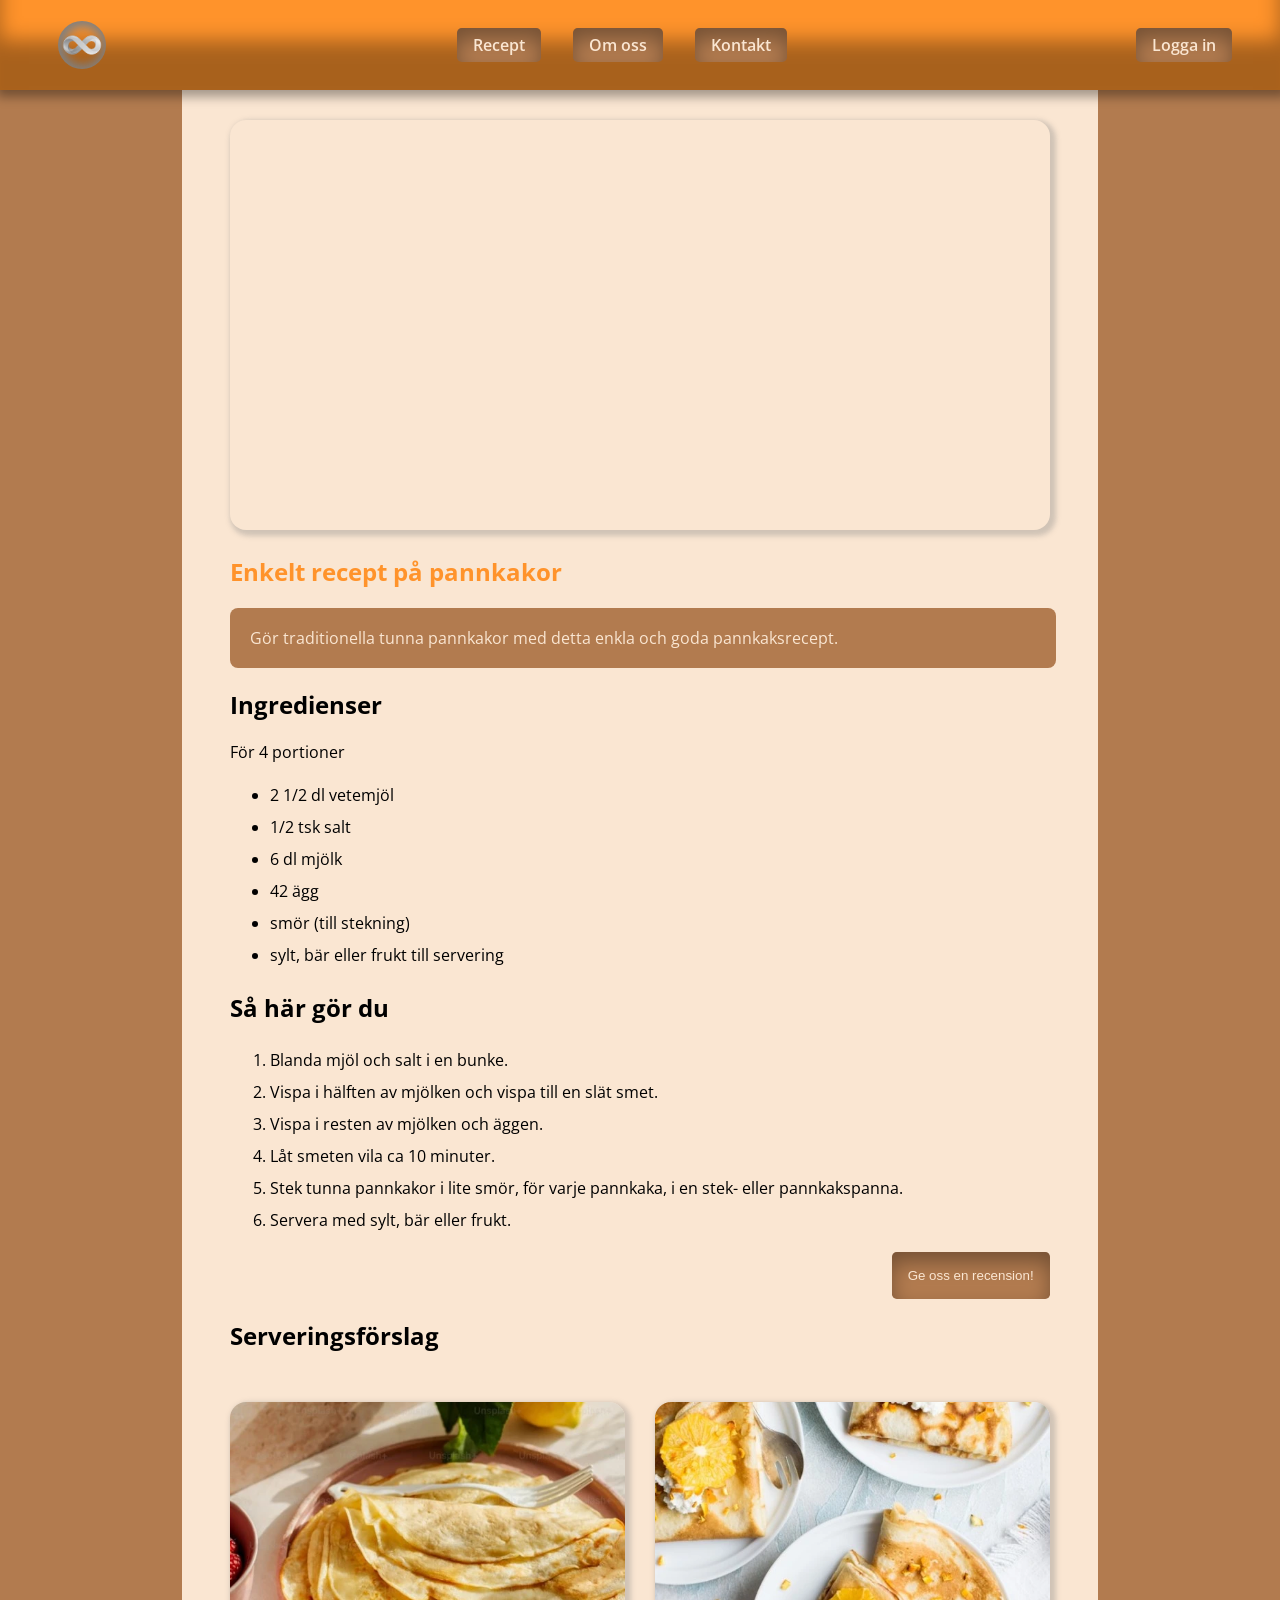
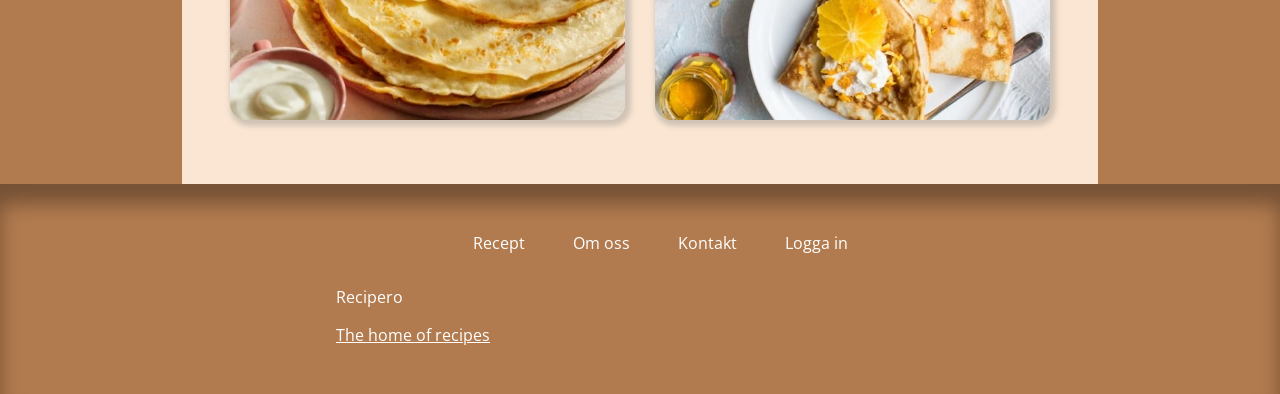
<file: index.html>
<!doctype html>
<!-- This is a comment in HTML -->

<html lang="sv-SE">
    <!-- sets the language of the content on the page, which can be useful for screen readers-->    

<head>
        
        <!-- head contains crucial instructions that are applied before the body-->
        <meta charset="utf-8" />
            <!-- determines the usable symbols-->
        <meta name="viewport" content="width=device-width" />
            <!-- determines the width of the content, adjusted to screensize-->
        <meta name="description" content="Enkelt recept på pannkakor">

        <title>Enkelt recept på pannkakor</title>
            <!-- sets the name of the browser tab-->
        
        <script src="javaScript/script.js"></script>
        
        
        <link href="styles/root.css" rel="stylesheet" />

        <link href="styles/style_global.css" rel="stylesheet" />

        <link href="styles/form_style.css" rel="stylesheet" />

        

        <link href="styles/style.css" rel="stylesheet" />
        
            <!-- implements the css style from the specific folder-->
        <link href="https://fonts.googleapis.com/css?family=Open Sans" rel="stylesheet" />
        
</head>
        



<body>
        <!-- the body contains the content that is viewed on the webpage-->
    <header class="navigation_bar"> 
        <nav aria-label="Huvudmeny">
            <ul class="nav_ul">
                <li class="nav_li_margin-left"><a class="a-logo" role="button" aria-label="Gå till Startsidan" href="index.html" >
                <img class="logo" src="images/images_global/infinity.png" alt=""> </a></li>

                <li class="hideOnMobile"><a role="button" aria-label="Gå till Receptsidan" href="receptsidor/recept.html">Recept</a></li>
                <li class="hideOnMobile"><a role="button" aria-label="Gå till Om oss" href="">Om oss</a></li>
                <li class="hideOnMobile"><a role="button" aria-label="Gå till Kontakt" href="">Kontakt</a></li>

                <li class="nav_li_margin-right hideOnMobile"><a role="button" aria-label="Logga in" href="">Logga in</a></li>
                <li class="menu showOnDesktop"  onclick="shownav_ul_sidebar(); hidemenu()" ><a role="button" aria-label="Öppna Menyn" href="#"><svg xmlns="http://www.w3.org/2000/svg" height="24px" viewBox="0 -960 960 960" width="24px" fill="#e3e3e3"><path d="M120-240v-80h720v80H120Zm0-200v-80h720v80H120Zm0-200v-80h720v80H120Z"/></svg> </a></li>
            </ul>

            <ul class="nav_ul_sidebar">
                <li class="hideOnDesktop" onclick="hidenav_ul_sidebar(); showmenu()"><a role="button" aria-label="" href="#"><svg xmlns="http://www.w3.org/2000/svg" height="24px" viewBox="0 -960 960 960" width="24px" fill="#e3e3e3"><path d="m256-200-56-56 224-224-224-224 56-56 224 224 224-224 56 56-224 224 224 224-56 56-224-224-224 224Z"/></svg></a></li>
                <li><a role="button" aria-label="Gå till Startsidan" href="index.html">Logo</a></li>
                <li><a role="button" aria-label="Gå till Receptsidan" href="receptsidor/recept.html">Recept</a></li>
                <li><a role="button" aria-label="" href="Gå till Om oss">Om oss</a></li>
                <li><a role="button" aria-label="" href="Gå till Kontakt">Kontakt</a></li>
                <li><a role="button" aria-label="" href="Logga in">Logga in</a></li>
            </ul>
        </nav>
    </header>
    
    <main class="recipe-page">
        <div class="recipe-page__content">
            <header class="recipe-page">
                <iframe allowfullscreen src="https://www.youtube.com/embed/bCQgWj2HxGk" title="Youtube-preview på pannkakor med sylt och grädde, samt länk till en youtubevideo med ett recept på pannkakor."> </iframe>
                <!-- <img class="image1" src="images/bild_1.webp" alt="pannkakor med grädde och hallon" /> -->
            </header>

            <article class="recipe">
                <header class="recipe__header">
                    <h1 class="recipe__title">Enkelt recept på pannkakor</h1>
                        <!-- header #1 the main header, large bold text --> 
                
                    <section class="recipe__section">
                        <p class="recipe__section--intro">Gör traditionella tunna pannkakor med detta enkla och goda pannkaksrecept.</p>
                    </section>
                </header>

                <section class="recipe__ingredients">
                    <h2>Ingredienser</h2>
                        <!-- header #2 slightly smaller than header #1-->
                    <p>För 4 portioner</p>
                            <!-- plain text-->
                    <ul>
                        <!-- unordered list (bulletpoint)-->
                        <li>2 1/2 dl vetemjöl</li>
                        <li>1/2 tsk salt</li>
                        <li>6 dl mjölk</li>
                        <li>42 ägg</li>
                        <li>smör (till stekning)</li>
                        <li>sylt, bär eller frukt till servering</li>
                    </ul>
                </section>

                <section>
                    <h2>Så här gör du</h2>
                        <ol>
                            <!-- ordered list (numbered)-->
                            <li>Blanda mjöl och salt i en bunke.</li>
                            <li>Vispa i hälften av mjölken och vispa till en slät smet.</li>
                            <li>Vispa i resten av mjölken och äggen.</li>
                            <li>Låt smeten vila ca 10 minuter.</li>
                            <li>Stek tunna pannkakor i lite smör, för varje pannkaka, i en stek- eller pannkakspanna.</li>
                            <li>Servera med sylt, bär eller frukt.</li>
                        </ol>
                </section>
            </article>

            <div class="recension">
                <button class="btn-recension" onClick="document.getElementById('viewModal').showModal()" class="btn-open">
                    
                Ge oss en recension!</button>
            </div>

            <section class="servering">
                <h2>Serveringsförslag</h2>

                <div class="servering__images">
                    <img class="image2" src="images/images_index/bild_2.webp" alt="pannkakor på en tallrik" />
                    <img class="image3" src="images/images_index/bild_3.webp" alt="pannkakor på tallrikar" />
                </div>
            </section>                
        </div>
    </main> 
<!--------------------------------------------------------------FORM START------------------------------------------------------------------------->
<!--------------------------------------------------------------FORM START------------------------------------------------------------------------->
    <dialog id="viewModal" class="dialog dialog-2">
        <div class="modal-inner">
            <div class="modal-header">
                <button type="button" class="btn-close" 
                onClick="document.getElementById('viewModal').close()" aria-label="stäng ruta">x</button>
                <h2>Hjälp oss bli bättre!</h2>
            </div>
            <form action="https://formspree.io/f/mdannjzp" method="post" class="review-form">


                <fieldset class="slider">
                    <legend>Betygsätt detta recept (0-5) ✨</legend>
                    <input type="range" id="rating" name="rating" min="1" max="5" step="1" list="rating-markers"/>
                    
                    <datalist id="rating-markers">
                        <option value="1">1</option>
                        <option value="2">2</option>
                        <option value="3">3</option>
                        <option value="4">4</option>
                        <option value="5">5</option>
                    </datalist>
                </fieldset>                
                
                <fieldset>
                    <legend>När besökte du sidan?</legend>
                    <input id="visit-date" type="date" name="visit_date" /> 
                </fieldset>

                <fieldset>
                    <legend for="comments">Feedback:</legend>
                    <!-- <label for="comments">Övrigt</label> -->
                    <textarea id="comments" name="comments" placeholder="Ge oss gärna feedback..." rows="4"></textarea>
                    <button type="submit" class="btn-primary">Skicka recension</button>
                </fieldset>
                
            </form>
        </div>
    </dialog>
<!--------------------------------------------------------------FORM END------------------------------------------------------------------------->
<!--------------------------------------------------------------FORM END------------------------------------------------------------------------->



<!-- method="" post or get. Get for non-sensitive info,Post for sensitive such as password -->
    <!-- <form id="form1" action="#" method="post"> 
        
        <label for="feedback">Lämna gärna feedback om receptet:</label>
        <input id="feedback" type="text" name="feedback" value="" />

        <label for="user-email">Mail:</label>
        <input id="user-email" type="email" name="email" required autocomplete="email" placeholder="exempel@gmail.com"/>

        <label for="betyg">Betyg:</label>
        <div name="feedback">
            <label for="radio1">1:</label>
            <input id="radio1" type="radio" name="radio__button" value="1"/>
            
            <label for="radio2">2:</label>
            <input id="radio2" type="radio" name="radio__button" value="2"/>

            <label for="radio3">3:</label>
            <input id="radio2" type="radio" name="radio__button" value="2"/>

            <label for="radio4">4:</label>
            <input id="radio2" type="radio" name="radio__button" value="2"/>

            <label for="radio5">5:</label>
            <input id="radio2" type="radio" name="radio__button" value="2"/>
        </div>

        <label for="dept">Avdelning</label>
        <select id="dept" name="department">
            <option value="" disabled selected> Välj ett alternativ..</option>
            <option value="pannkakor">Enkelt recept på pannkakor</option>
            <option value="carbonara">Enkelt recept på Carbonara</option>
            <option value="lasagne">Enkelt recept på Lasagne</option>
            <option value="Pad-Thai">Enkelt recept på Pad-Thai</option>
        </select>
        
        <label for="message">Meddelande</label>
        <textarea id="message" name="message" row="3"></textarea>
        <button type="submit" class="">Skicka</button>

    </form> -->






    <footer class="footer" aria-label="sidfot">
        <section class="footer__grid">
            <div class="footer__links">
                <ul class="footer__list">
                    <li class="footer__item"><a class="footer__link" role="button" aria-label="Gå till Receptsidan" href="">Recept</a></li>
                    <li class="footer__item"><a class="footer__link" role="button" aria-label="Gå till Om oss" href="">Om oss</a></li>
                    <li class="footer__item"><a class="footer__link" role="button" aria-label="Gå till Kontakt" href="">Kontakt</a></li>
                    <li class="footer__item"><a class="footer__link" role="button" aria-label="Logga in" href="">Logga in</a></li>
                </ul>
            </div>

            <div class="footer__misc">
                <p>Recipero</p>
                <p>The home of recipes</p>
                
            </div>
        </section>
    </footer>


</body>
</html>
</file>
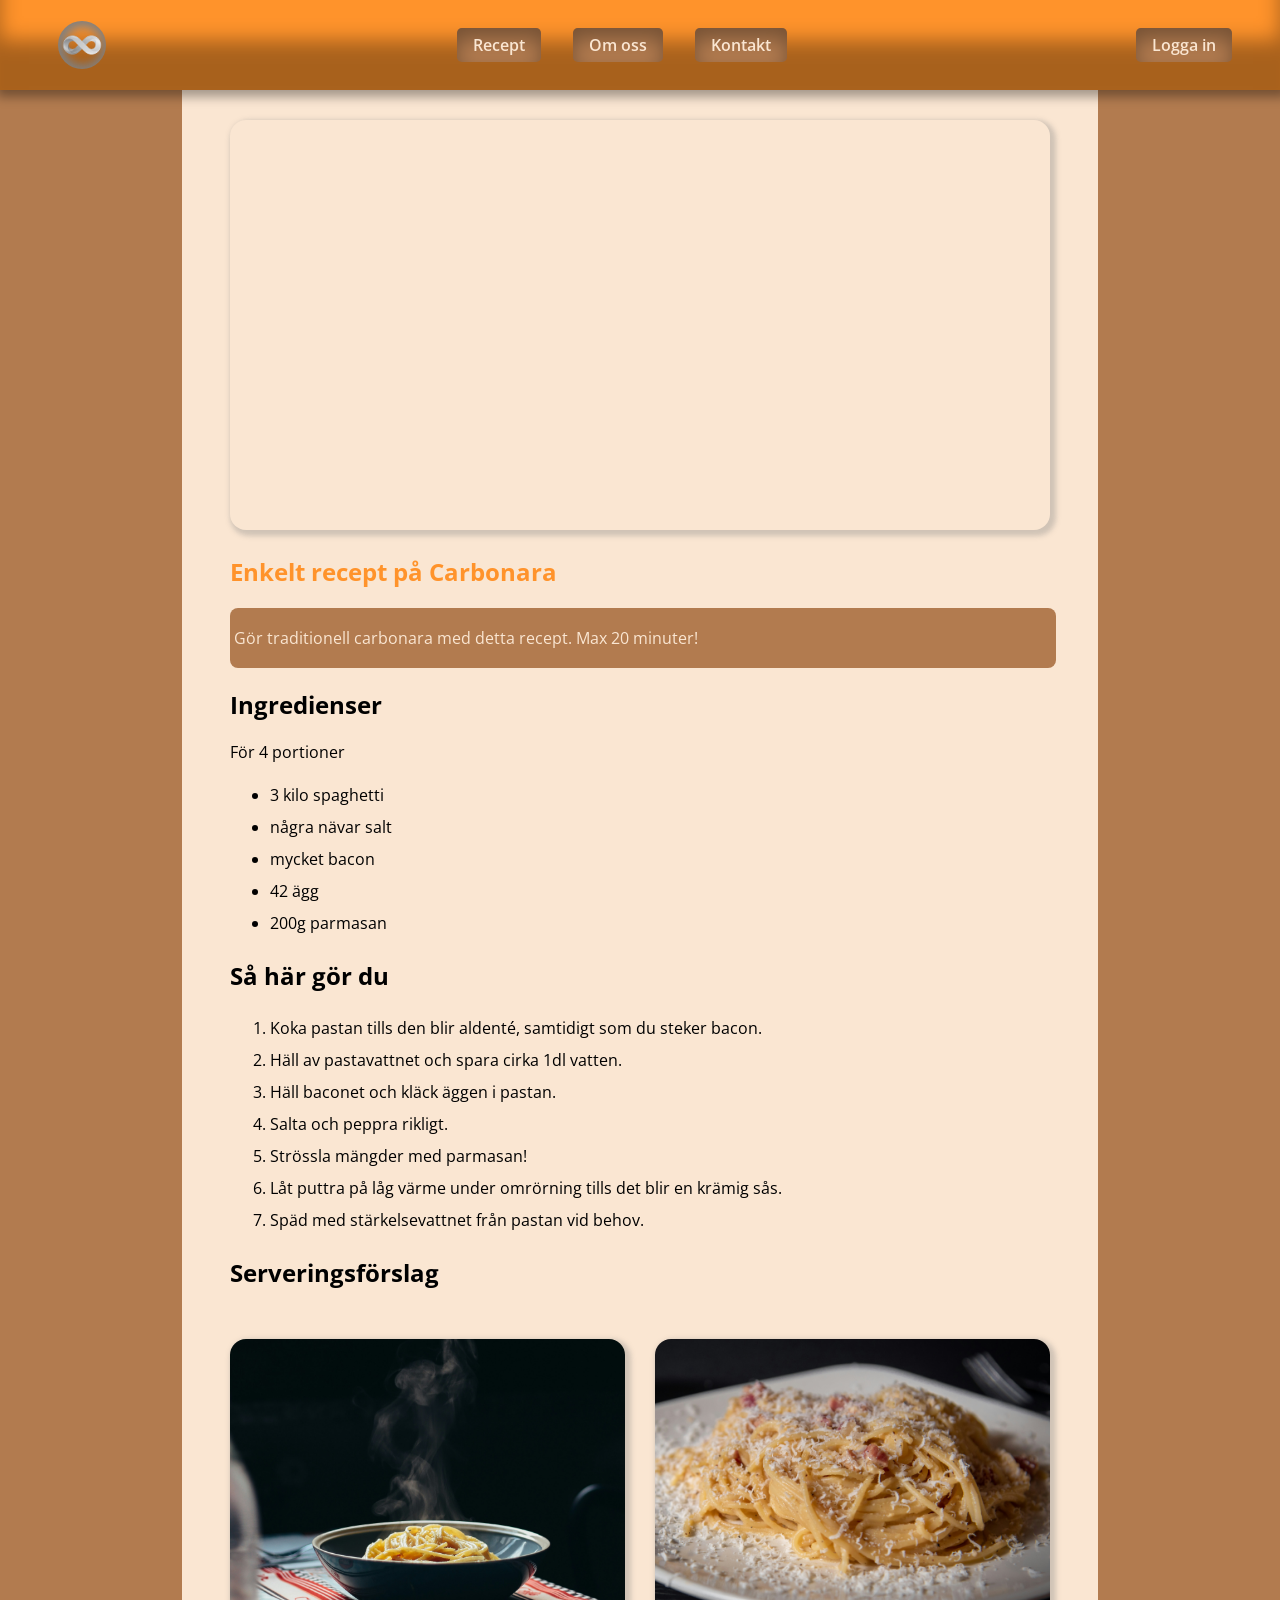
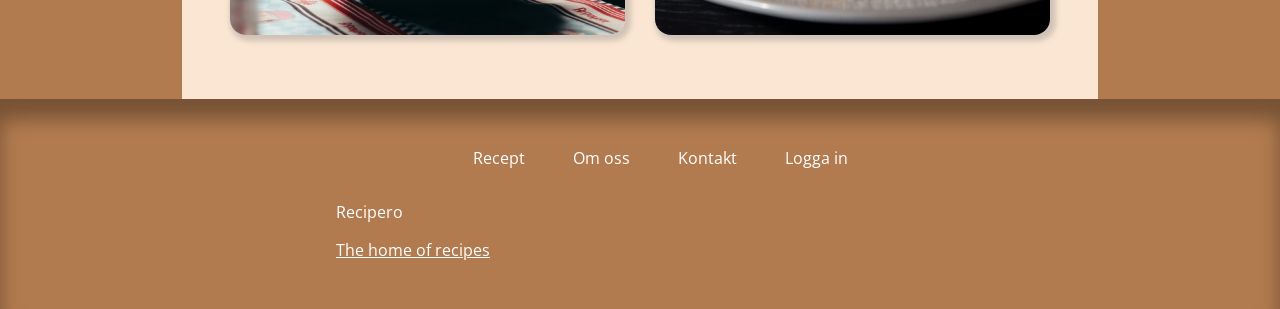
<file: receptsidor/carbonara.html>
<!doctype html>
<!-- This is a comment in HTML -->

<html lang="sv-SE">
    <!-- sets the language of the content on the page, which can be useful for screen readers-->    

<head>
        
        <!-- head contains crucial instructions that are applied before the body-->
        <meta charset="utf-8" />
            <!-- determines the usable symbols-->
        <meta name="viewport" content="width=device-width" />
            <!-- determines the width of the content, adjusted to screensize-->
        <meta name="description" content="Enkelt recept på pannkakor">

        <title>Carbonara</title>
            <!-- sets the name of the browser tab-->
        
        <script src="../javaScript/script.js"></script>

        <link href="../styles/root.css" rel="stylesheet" />
        <link href="../styles/style_global.css" rel="stylesheet" />
        <link href="../styles/style.css" rel="stylesheet" />
            <!-- implements the css style from the specific folder-->
        <link href="https://fonts.googleapis.com/css?family=Open Sans" rel="stylesheet" />
        
</head>
        



<body>
    <header class="navigation_bar"> 
        <nav aria-label="Huvudmeny">
            <ul class="nav_ul">
                <li class="nav_li_margin-left"><a class="a-logo" role="button" aria-label="Gå till Startsidan" href="../index.html" >
                <img class="logo" src="../images/images_global/infinity.png" alt=""> </a></li>
                
                    <li class="hideOnMobile"><a href="../receptsidor/recept.html">Recept</a></li>
                    <li class="hideOnMobile"><a href="">Om oss</a></li>
                    <li class="hideOnMobile"><a href="">Kontakt</a></li>
                

                <li class="nav_li_margin-right hideOnMobile"><a href="">Logga in</a></li>
                <li class="menu showOnDesktop"  onclick="shownav_ul_sidebar(); hidemenu()" ><a href="#"><svg xmlns="http://www.w3.org/2000/svg" height="24px" viewBox="0 -960 960 960" width="24px" fill="#e3e3e3"><path d="M120-240v-80h720v80H120Zm0-200v-80h720v80H120Zm0-200v-80h720v80H120Z"/></svg> </a></li>
            </ul>
            <ul class="nav_ul_sidebar">
                <li class="cross" onclick="hidenav_ul_sidebar(); showmenu()"><a href="#"><svg xmlns="http://www.w3.org/2000/svg" height="24px" viewBox="0 -960 960 960" width="24px" fill="#e3e3e3"><path d="m256-200-56-56 224-224-224-224 56-56 224 224 224-224 56 56-224 224 224 224-56 56-224-224-224 224Z"/></svg></a></li>
                <li ><a href="../index.html">Logo</a></li>

                
                    <li><a href="../receptsidor/recept.html">Recept</a></li>
                    <li><a href="">Om oss</a></li>
                    <li><a href="">Kontakt</a></li>
                

                <li ><a href="">Logga in</a></li>
                
            </ul>
        </nav>
    </header>
        <!-- the body contains the content that is viewed on the webpage-->

    
    <main class="recipe-page">
        <div class="recipe-page__content">
            <header class="recipe-page">
                <iframe src="https://www.youtube.com/embed/ecbdrobmsHw" alt="Youtube-preview på pannkakor med sylt och grädde, samt länk till en youtubevideo med ett recept på pannkakor."> </iframe>
                <!-- <img class="image1" src="images/bild_1.webp" alt="pannkakor med grädde och hallon" /> -->
            </header>

            <article class="recipe">
                <header class="recipe__header">
                    <h1 clsss="recipe__title">Enkelt recept på Carbonara</h1>
                        <!-- header #1 the main header, large bold text --> 
                
                    <section class="recipe__section">
                        <p>Gör traditionell carbonara med detta recept. Max 20 minuter!</p>
                    </section>
                </header>

                <section class="recipe__ingredients">
                    <h2>Ingredienser</h2>
                        <!-- header #2 slightly smaller than header #1-->

                        <p>För 4 portioner</p>
                            <!-- plain text-->
                            <ul>
                                <!-- unordered list (bulletpoint)-->
                                <li>3 kilo spaghetti</li>
                                <li>några nävar salt</li>
                                <li>mycket bacon</li>
                                <li>42 ägg</li>
                                <li>200g parmasan</li>
                            </ul>
                </section>

                <section>
                    <h2>Så här gör du</h2>
                        <ol>
                            <!-- ordered list (numbered)-->
                            <li>Koka pastan tills den blir aldenté, samtidigt som du steker bacon.</li>
                            <li>Häll av pastavattnet och spara cirka 1dl vatten.</li>
                            <li>Häll baconet och kläck äggen i pastan.</li>
                            <li>Salta och peppra rikligt.</li>
                            <li>Strössla mängder med parmasan!</li>
                            <li>Låt puttra på låg värme under omrörning tills det blir en krämig sås.</li>
                            <li>Späd med stärkelsevattnet från pastan vid behov.</li>
                        </ol>
                </section>
            </article>

            <h2>Serveringsförslag</h2>

            <section class="servering">
                <div class="servering__images">
                    <img class="image2" src="../images/images_recept/Carbonara_1.jpg" alt="Carbonara, serveringsförslag" />
                    <img class="image3" src="../images/images_recept/Carbonara_2.jpg" alt="Carbonara, serveringsförslag" />
                </div>
            </section>                
        </div>
    </main> 

    <footer class="footer">
        <section class="footer__grid">
            <div class="footer__links">
                <ul class="footer__list">
                    <li class="footer__item"><a class="footer__link" href="">Recept</a></li>
                    <li class="footer__item"><a class="footer__link" href="">Om oss</a></li>
                    <li class="footer__item"><a class="footer__link" href="">Kontakt</a></li>
                    <li class="footer__item"><a class="footer__link" href="">Logga in</a></li>
                </ul>

            </div>

            <div class="footer__misc">
                <p>Recipero</p>
                <p>The home of recipes</p>
            </div>
        </section>
    </footer>

</body>
</html>
</file>
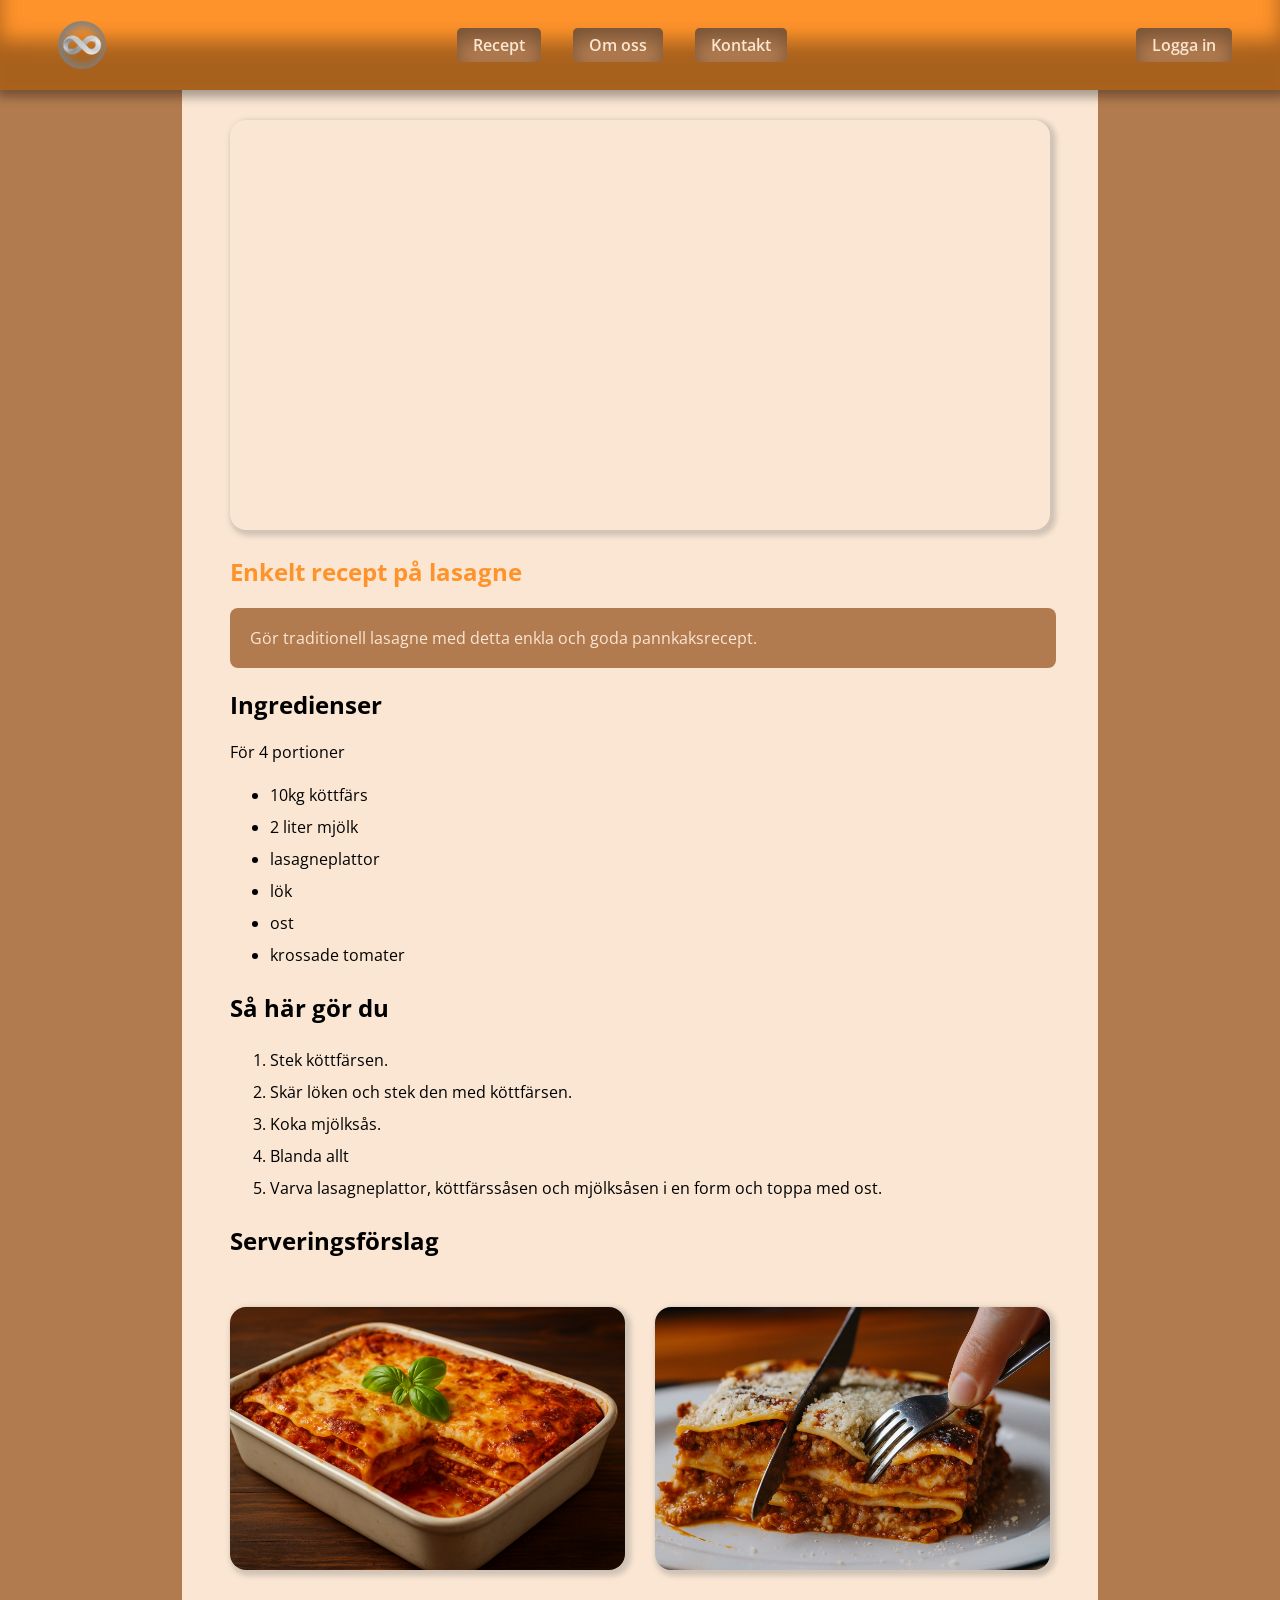
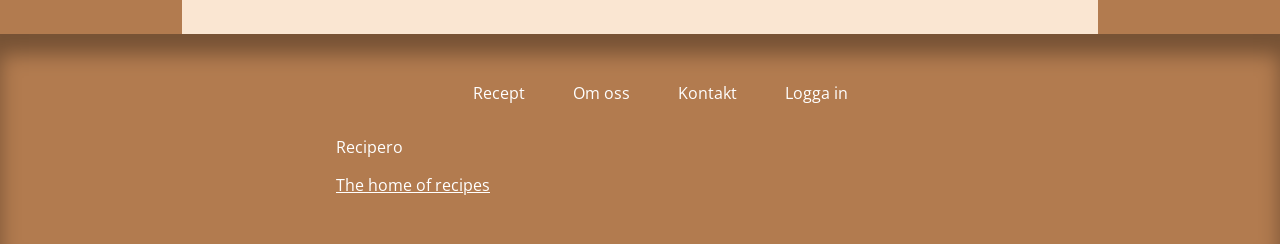
<file: receptsidor/lasagne.html>
<!doctype html>
<!-- This is a comment in HTML -->

<html lang="sv-SE">
    <!-- sets the language of the content on the page, which can be useful for screen readers-->    

<head>
        
        <!-- head contains crucial instructions that are applied before the body-->
        <meta charset="utf-8" />
            <!-- determines the usable symbols-->
        <meta name="viewport" content="width=device-width" />
            <!-- determines the width of the content, adjusted to screensize-->
        <meta name="description" content="Enkelt recept på lasagne">

        <title>Enkelt recept på lasagne</title>
            <!-- sets the name of the browser tab-->
        
        <script src="../javaScript/script.js"></script>

        <link href="../styles/root.css" rel="stylesheet" />
        <link href="../styles/style_global.css" rel="stylesheet" />
        <link href="../styles/style.css" rel="stylesheet" />
        
            <!-- implements the css style from the specific folder-->
        <link href="https://fonts.googleapis.com/css?family=Open Sans" rel="stylesheet" />
        
</head>
        



<body>
        <!-- the body contains the content that is viewed on the webpage-->
    <header class="navigation_bar"> 
        <nav aria-label="Huvudmeny">
            <ul class="nav_ul">
                <li class="nav_li_margin-left"><a class="a-logo" role="button" aria-label="Gå till Startsidan" href="../index.html" >
                <img class="logo" src="../images/images_global/infinity.png" alt=""> </a></li>
                
                    <li class="hideOnMobile"><a href="../receptsidor/recept.html">Recept</a></li>
                    <li class="hideOnMobile"><a href="">Om oss</a></li>
                    <li class="hideOnMobile"><a href="">Kontakt</a></li>
                

                <li class="nav_li_margin-right hideOnMobile"><a href="">Logga in</a></li>
                <li class="menu showOnDesktop"  onclick="shownav_ul_sidebar(); hidemenu()" ><a href="#"><svg xmlns="http://www.w3.org/2000/svg" height="24px" viewBox="0 -960 960 960" width="24px" fill="#e3e3e3"><path d="M120-240v-80h720v80H120Zm0-200v-80h720v80H120Zm0-200v-80h720v80H120Z"/></svg> </a></li>
            </ul>
            <ul class="nav_ul_sidebar">
                <li class="cross" onclick="hidenav_ul_sidebar(); showmenu()"><a href="#"><svg xmlns="http://www.w3.org/2000/svg" height="24px" viewBox="0 -960 960 960" width="24px" fill="#e3e3e3"><path d="m256-200-56-56 224-224-224-224 56-56 224 224 224-224 56 56-224 224 224 224-56 56-224-224-224 224Z"/></svg></a></li>
                <li ><a href="../index.html">Logo</a></li>

                
                    <li><a href="../receptsidor/recept.html">Recept</a></li>
                    <li><a href="">Om oss</a></li>
                    <li><a href="">Kontakt</a></li>
                

                <li ><a href="">Logga in</a></li>
                
            </ul>
        </nav>
    </header>
    <!-- <header class="navigation_bar"> 
        <nav aria-label="Huvudmeny">
            <ul class="nav_ul">
                <li class="nav_li_margin-left"><a role="button" aria-label="Gå till Startsidan" href="../index.html" >Logo</a></li>

                <li class="hideOnMobile"><a role="button" aria-label="Gå till Receptsidan" href="../receptsidor/recept.html">Recept</a></li>
                <li class="hideOnMobile"><a role="button" aria-label="Gå till Om oss" href="">Om oss</a></li>
                <li class="hideOnMobile"><a role="button" aria-label="Gå till Kontakt" href="">Kontakt</a></li>

                <li class="nav_li_margin-right hideOnMobile"><a role="button" aria-label="Logga in" href="">Logga in</a></li>
                <li class="menu showOnDesktop"  onclick="shownav_ul_sidebar(); hidemenu()" ><a role="button" aria-label="Öppna Menyn" href="#"><svg xmlns="http://www.w3.org/2000/svg" height="24px" viewBox="0 -960 960 960" width="24px" fill="#e3e3e3"><path d="M120-240v-80h720v80H120Zm0-200v-80h720v80H120Zm0-200v-80h720v80H120Z"/></svg> </a></li>
            </ul>

            <ul class="nav_ul_sidebar">
                <li onclick="hidenav_ul_sidebar(); showmenu()"><a role="button" aria-label="" href="#"><svg xmlns="http://www.w3.org/2000/svg" height="24px" viewBox="0 -960 960 960" width="24px" fill="#e3e3e3"><path d="m256-200-56-56 224-224-224-224 56-56 224 224 224-224 56 56-224 224 224 224-56 56-224-224-224 224Z"/></svg></a></li>
                <li><a role="button" aria-label="Gå till Startsidan" href="../index.html">Logo</a></li>
                <li><a role="button" aria-label="Gå till Receptsidan" href="../receptsidor/recept.html">Recept</a></li>
                <li><a role="button" aria-label="" href="Gå till Om oss">Om oss</a></li>
                <li><a role="button" aria-label="" href="Gå till Kontakt">Kontakt</a></li>
                <li><a role="button" aria-label="" href="Logga in">Logga in</a></li>
            </ul>
        </nav>
    </header> -->
    
    <main class="recipe-page">
        <div class="recipe-page__content">
            <header class="recipe-page">
                <iframe allowfullscreen src="https://www.youtube.com/embed/ikPQjMp_Vx8" title="Youtube-video lasagnerecept"> </iframe>
                <!-- <img class="image1" src="images/bild_1.webp" alt="pannkakor med grädde och hallon" /> -->
            </header>

            <article class="recipe">
                <header class="recipe__header">
                    <h1 class="recipe__title">Enkelt recept på lasagne</h1>
                        <!-- header #1 the main header, large bold text --> 
                
                    <section class="recipe__section">
                        <p class="recipe__section--intro">Gör traditionell lasagne med detta enkla och goda pannkaksrecept.</p>
                    </section>
                </header>

                <section class="recipe__ingredients">
                    <h2>Ingredienser</h2>
                        <!-- header #2 slightly smaller than header #1-->
                    <p>För 4 portioner</p>
                            <!-- plain text-->
                    <ul>
                        <!-- unordered list (bulletpoint)-->
                        <li>10kg köttfärs</li>
                        <li>2 liter mjölk</li>
                        <li>lasagneplattor</li>
                        <li>lök</li>
                        <li>ost</li>
                        <li>krossade tomater</li>
                    </ul>
                </section>

                <section>
                    <h2>Så här gör du</h2>
                        <ol>
                            <!-- ordered list (numbered)-->
                            <li>Stek köttfärsen.</li>
                            <li>Skär löken och stek den med köttfärsen.</li>
                            <li>Koka mjölksås.</li>
                            <li>Blanda allt</li>
                            <li>Varva lasagneplattor, köttfärssåsen och mjölksåsen i en form och toppa med ost.</li>
                            
                        </ol>
                </section>
            </article>

            

            <section class="servering">
                <h2>Serveringsförslag</h2>
                <div class="servering__images">
                    <img class="image2" src="../images/images_recept/Lasagne_i_form.png" alt="pannkakor på en tallrik" />
                    <img class="image3" src="../images/images_recept/Lasagne_skär.png" alt="pannkakor på tallrikar" />
                </div>
            </section>                
        </div>
    </main> 

    <footer class="footer" aria-label="sidfot">
        <section class="footer__grid">
            <div class="footer__links">
                <ul class="footer__list">
                    <li class="footer__item"><a class="footer__link" role="button" aria-label="Gå till Receptsidan" href="">Recept</a></li>
                    <li class="footer__item"><a class="footer__link" role="button" aria-label="Gå till Om oss" href="">Om oss</a></li>
                    <li class="footer__item"><a class="footer__link" role="button" aria-label="Gå till Kontakt" href="">Kontakt</a></li>
                    <li class="footer__item"><a class="footer__link" role="button" aria-label="Logga in" href="">Logga in</a></li>
                </ul>
            </div>

            <div class="footer__misc">
                <p>Recipero</p>
                <p>The home of recipes</p>
                
            </div>
        </section>
    </footer>


</body>
</html>
</file>
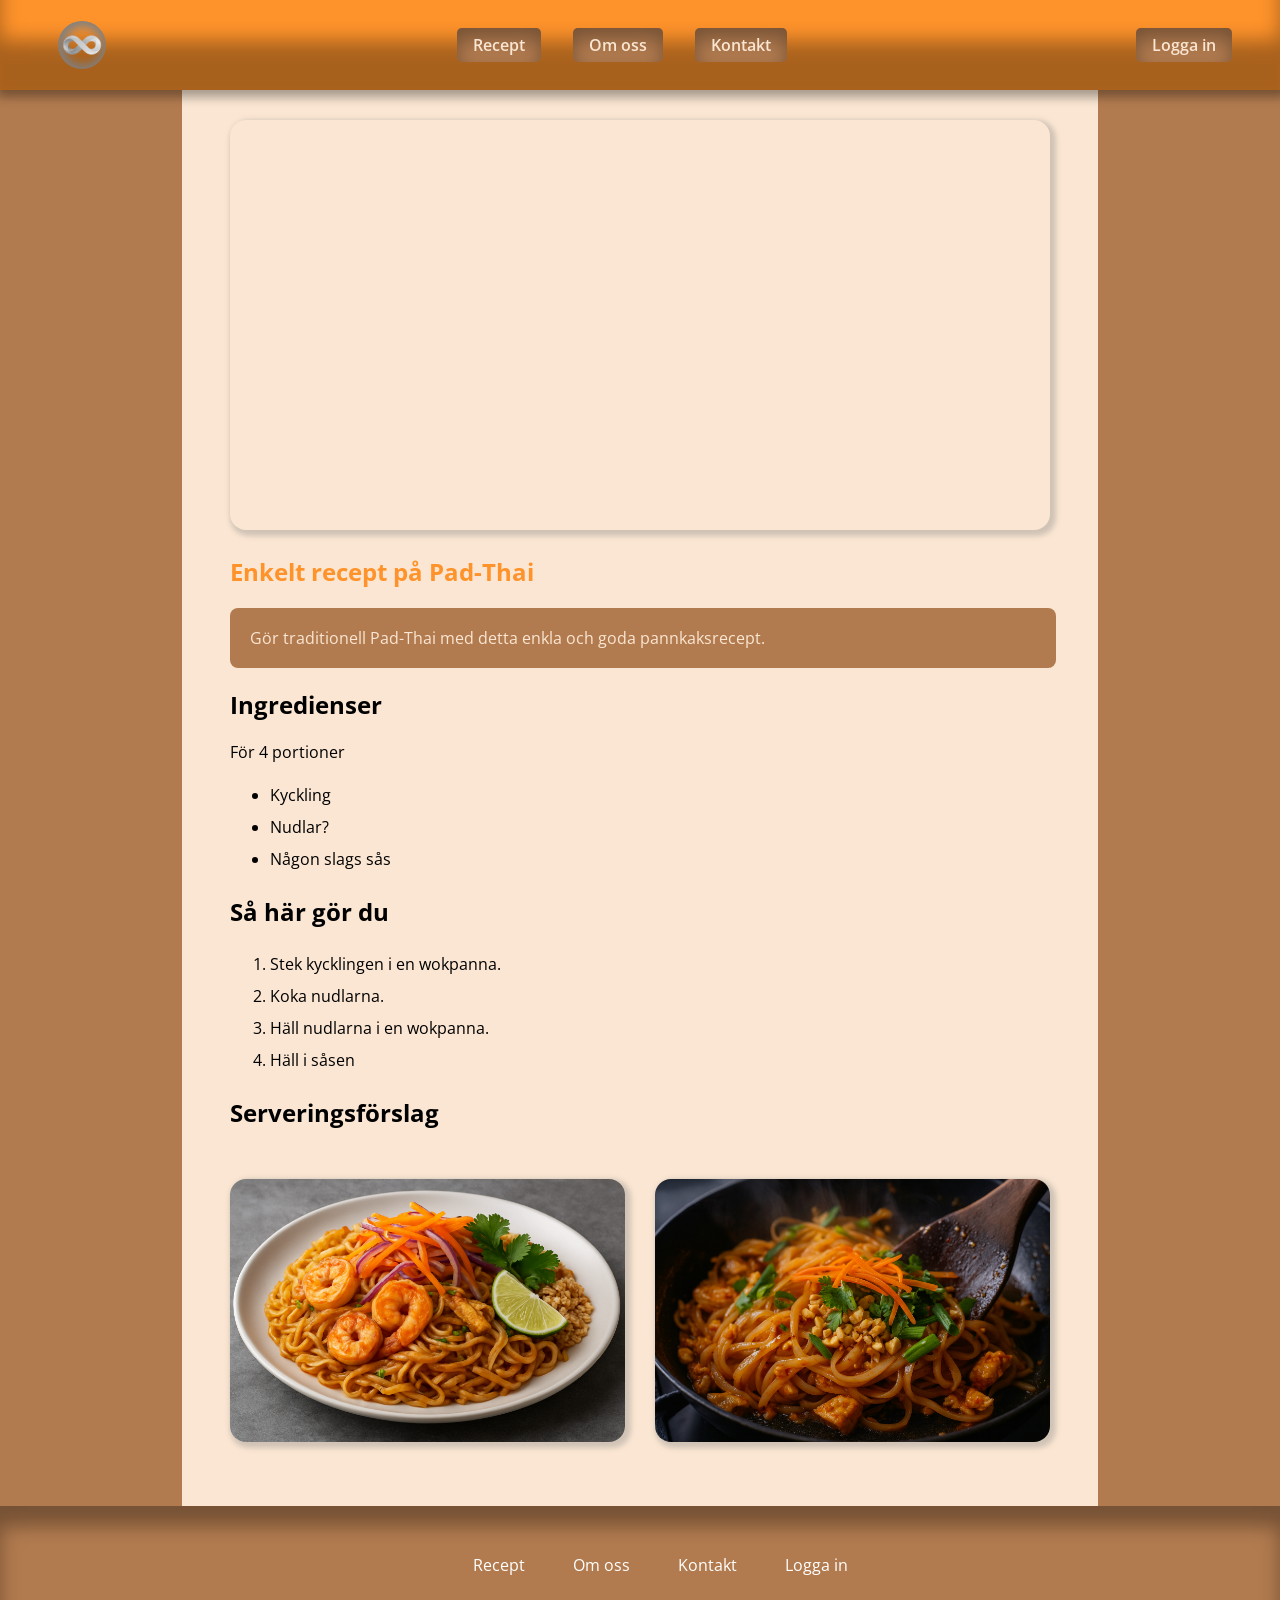
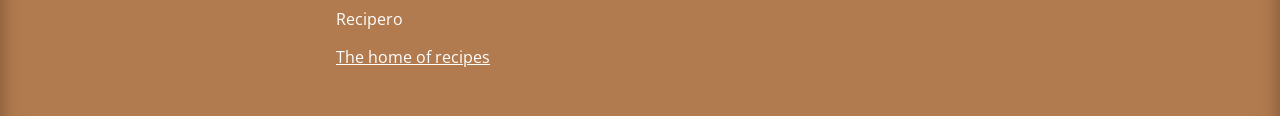
<file: receptsidor/pad-thai.html>
<!doctype html>
<!-- This is a comment in HTML -->

<html lang="sv-SE">
    <!-- sets the language of the content on the page, which can be useful for screen readers-->    

<head>
        
        <!-- head contains crucial instructions that are applied before the body-->
        <meta charset="utf-8" />
            <!-- determines the usable symbols-->
        <meta name="viewport" content="width=device-width" />
            <!-- determines the width of the content, adjusted to screensize-->
        <meta name="description" content="Enkelt recept på pannkakor">

        <title>Enkelt recept på Pad-Thai</title>
            <!-- sets the name of the browser tab-->
        
        <script src="../javaScript/script.js"></script>

        <link href="../styles/root.css" rel="stylesheet" />
        <link href="../styles/style_global.css" rel="stylesheet" />
        <link href="../styles/style.css" rel="stylesheet" />
        
            <!-- implements the css style from the specific folder-->
        <link href="https://fonts.googleapis.com/css?family=Open Sans" rel="stylesheet" />
        
</head>
        



<body>
        <!-- the body contains the content that is viewed on the webpage-->

    <header class="navigation_bar"> 
        <nav aria-label="Huvudmeny">
            <ul class="nav_ul">
                <li class="nav_li_margin-left"><a class="a-logo" role="button" aria-label="Gå till Startsidan" href="../index.html" >
                <img class="logo" src="../images/images_global/infinity.png" alt=""> </a></li>
                
                    <li class="hideOnMobile"><a href="../receptsidor/recept.html">Recept</a></li>
                    <li class="hideOnMobile"><a href="">Om oss</a></li>
                    <li class="hideOnMobile"><a href="">Kontakt</a></li>
                

                <li class="nav_li_margin-right hideOnMobile"><a href="">Logga in</a></li>
                <li class="menu showOnDesktop"  onclick="shownav_ul_sidebar(); hidemenu()" ><a href="#"><svg xmlns="http://www.w3.org/2000/svg" height="24px" viewBox="0 -960 960 960" width="24px" fill="#e3e3e3"><path d="M120-240v-80h720v80H120Zm0-200v-80h720v80H120Zm0-200v-80h720v80H120Z"/></svg> </a></li>
            </ul>
            <ul class="nav_ul_sidebar">
                <li class="cross" onclick="hidenav_ul_sidebar(); showmenu()"><a href="#"><svg xmlns="http://www.w3.org/2000/svg" height="24px" viewBox="0 -960 960 960" width="24px" fill="#e3e3e3"><path d="m256-200-56-56 224-224-224-224 56-56 224 224 224-224 56 56-224 224 224 224-56 56-224-224-224 224Z"/></svg></a></li>
                <li ><a href="../index.html">Logo</a></li>

                
                    <li><a href="../receptsidor/recept.html">Recept</a></li>
                    <li><a href="">Om oss</a></li>
                    <li><a href="">Kontakt</a></li>
                

                <li ><a href="">Logga in</a></li>
                
            </ul>
        </nav>
    </header>
    <!-- <header class="navigation_bar"> 
        <nav aria-label="Huvudmeny">
            <ul class="nav_ul">
                <li class="nav_li_margin-left"><a role="button" aria-label="Gå till Startsidan" href="../index.html" >Logo</a></li>

                <li class="hideOnMobile"><a role="button" aria-label="Gå till Receptsidan" href="../receptsidor/recept.html">Recept</a></li>
                <li class="hideOnMobile"><a role="button" aria-label="Gå till Om oss" href="">Om oss</a></li>
                <li class="hideOnMobile"><a role="button" aria-label="Gå till Kontakt" href="">Kontakt</a></li>

                <li class="nav_li_margin-right hideOnMobile"><a role="button" aria-label="Logga in" href="">Logga in</a></li>
                <li class="menu showOnDesktop"  onclick="shownav_ul_sidebar(); hidemenu()" ><a role="button" aria-label="Öppna Menyn" href="#"><svg xmlns="http://www.w3.org/2000/svg" height="24px" viewBox="0 -960 960 960" width="24px" fill="#e3e3e3"><path d="M120-240v-80h720v80H120Zm0-200v-80h720v80H120Zm0-200v-80h720v80H120Z"/></svg> </a></li>
            </ul>

            <ul class="nav_ul_sidebar">
                <li onclick="hidenav_ul_sidebar(); showmenu()"><a role="button" aria-label="" href="#"><svg xmlns="http://www.w3.org/2000/svg" height="24px" viewBox="0 -960 960 960" width="24px" fill="#e3e3e3"><path d="m256-200-56-56 224-224-224-224 56-56 224 224 224-224 56 56-224 224 224 224-56 56-224-224-224 224Z"/></svg></a></li>
                <li><a role="button" aria-label="Gå till Startsidan" href="../index.html">Logo</a></li>
                <li><a role="button" aria-label="Gå till Receptsidan" href="../receptsidor/recept.html">Recept</a></li>
                <li><a role="button" aria-label="" href="Gå till Om oss">Om oss</a></li>
                <li><a role="button" aria-label="" href="Gå till Kontakt">Kontakt</a></li>
                <li><a role="button" aria-label="" href="Logga in">Logga in</a></li>
            </ul>
        </nav>
    </header> -->
    
    <main class="recipe-page">
        <div class="recipe-page__content">
            <header class="recipe-page">
                <iframe allowfullscreen src="https://www.youtube.com/embed/m4v1Q_9PSZs" title="Youtube-video Recept Pad-Thai."> </iframe>
                <!-- <img class="image1" src="images/bild_1.webp" alt="pannkakor med grädde och hallon" /> -->
            </header>

            <article class="recipe">
                <header class="recipe__header">
                    <h1 class="recipe__title">Enkelt recept på Pad-Thai</h1>
                        <!-- header #1 the main header, large bold text --> 
                
                    <section class="recipe__section">
                        <p class="recipe__section--intro">Gör traditionell Pad-Thai med detta enkla och goda pannkaksrecept.</p>
                    </section>
                </header>

                <section class="recipe__ingredients">
                    <h2>Ingredienser</h2>
                        <!-- header #2 slightly smaller than header #1-->
                    <p>För 4 portioner</p>
                            <!-- plain text-->
                    <ul>
                        <!-- unordered list (bulletpoint)-->
                        <li>Kyckling</li>
                        <li>Nudlar?</li>
                        <li>Någon slags sås</li>
                    </ul>
                </section>

                <section>
                    <h2>Så här gör du</h2>
                        <ol>
                            <!-- ordered list (numbered)-->
                            <li>Stek kycklingen i en wokpanna.</li>
                            <li>Koka nudlarna.</li>
                            <li>Häll nudlarna i en wokpanna.</li>
                            <li>Häll i såsen</li>
                        </ol>
                </section>
            </article>

            

            <section class="servering">
                <h2>Serveringsförslag</h2>
                <div class="servering__images">
                    <img class="image2" src="../images/images_recept/Pad-Thai.png" alt="pannkakor på en tallrik" />
                    <img class="image3" src="../images/images_recept/Pad-Thai_in_pan.png" alt="pannkakor på tallrikar" />
                </div>
            </section>                
        </div>
    </main> 

    <footer class="footer" aria-label="sidfot">
        <section class="footer__grid">
            <div class="footer__links">
                <ul class="footer__list">
                    <li class="footer__item"><a class="footer__link" role="button" aria-label="Gå till Receptsidan" href="">Recept</a></li>
                    <li class="footer__item"><a class="footer__link" role="button" aria-label="Gå till Om oss" href="">Om oss</a></li>
                    <li class="footer__item"><a class="footer__link" role="button" aria-label="Gå till Kontakt" href="">Kontakt</a></li>
                    <li class="footer__item"><a class="footer__link" role="button" aria-label="Logga in" href="">Logga in</a></li>
                </ul>
            </div>

            <div class="footer__misc">
                <p>Recipero</p>
                <p>The home of recipes</p>
                
            </div>
        </section>
    </footer>



   


</body>
</html>
</file>
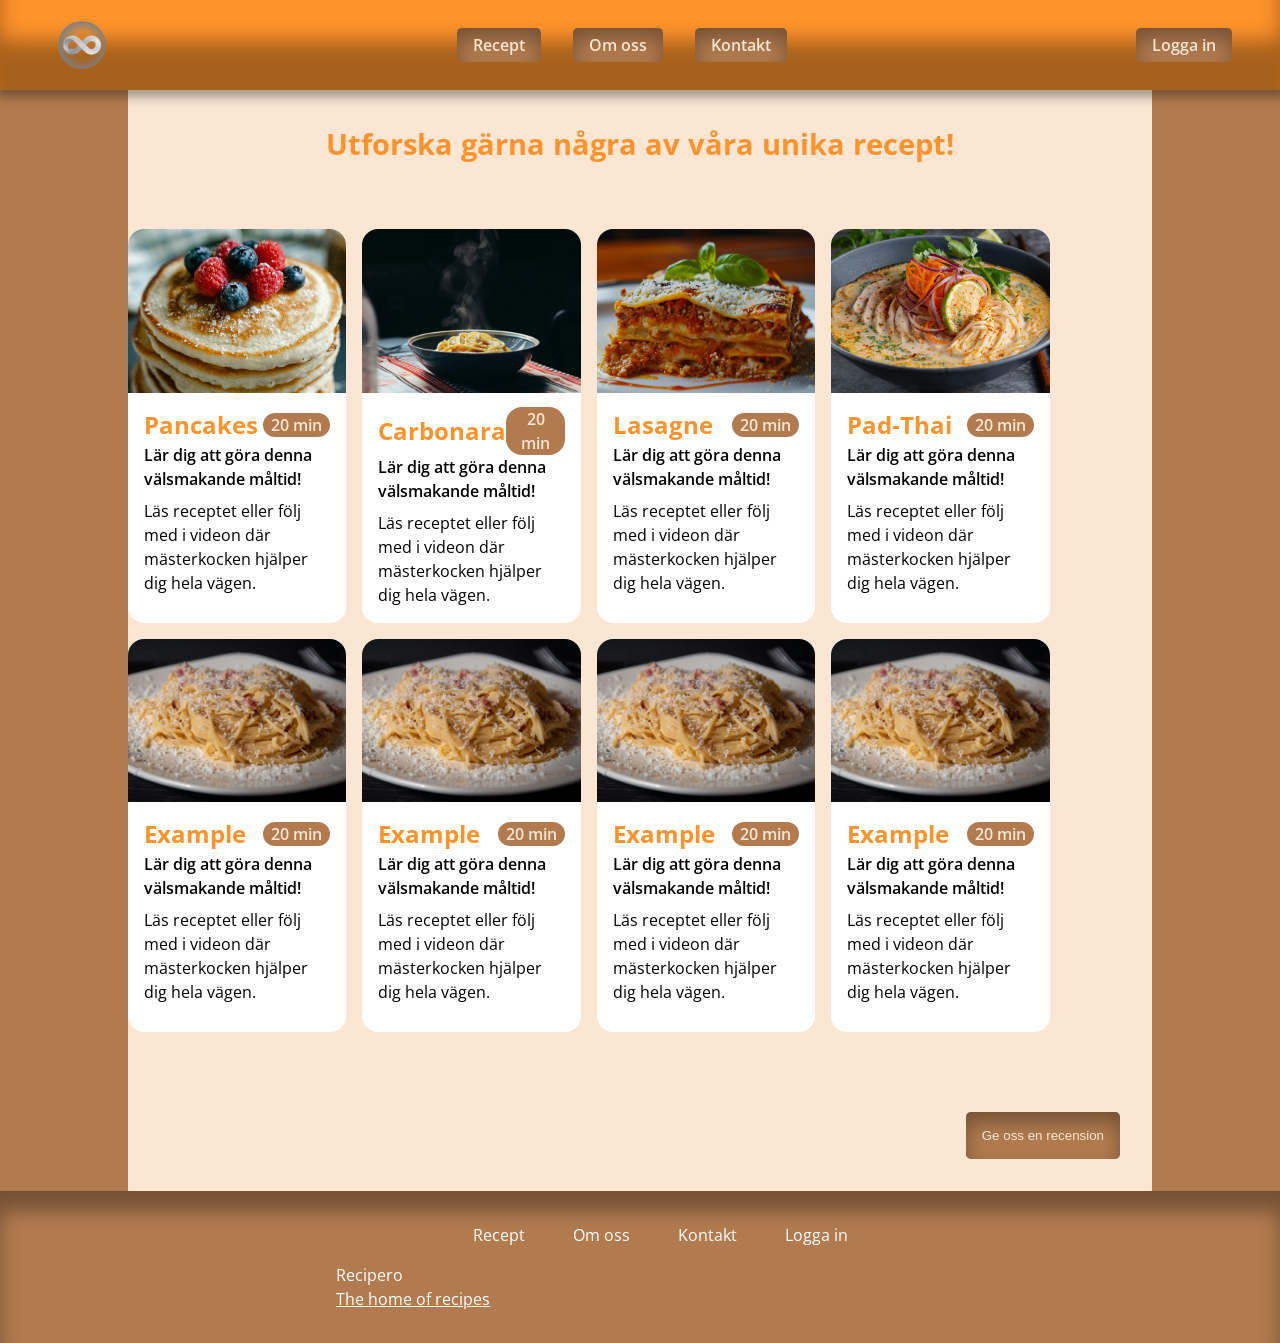
<file: receptsidor/recept.html>
<!DOCTYPE html>
<html lang="en">
<head>
    
    <meta charset="UTF-8">
    <meta name="viewport" content="width=device-width, initial-scale=1.0">
    <meta name="description" content="Våra unika Recept">
    <title>Recept</title>
    
    <script src="../javaScript/script.js"></script>

    <link href="../styles/reset.css" rel="stylesheet" />
    <link href="../styles/root.css" rel="stylesheet" />
    <link href="../styles/style_global.css" rel="stylesheet" />
    <!-- <link href="styles/style.css" rel="stylesheet" /> -->
     <link href="../styles/form_style.css" rel="stylesheet" />
    <link href="../styles/styles_recept.css" rel="stylesheet" />


    <link href="https://fonts.googleapis.com/css?family=Open Sans" rel="stylesheet" />
</head>


<body>
    <header class="navigation_bar"> 
        <nav aria-label="Huvudmeny">
            <ul class="nav_ul">
                <li class="nav_li_margin-left"><a class="a-logo" role="button" aria-label="Gå till Startsidan" href="../index.html" >
                <img class="logo" src="../images/images_global/infinity.png" alt=""> </a></li>

                <li class="hideOnMobile"><a role="button" aria-label="Gå till Receptsidan" href="../receptsidor/recept.html">Recept</a></li>
                <li class="hideOnMobile"><a role="button" aria-label="Gå till Om oss" href="">Om oss</a></li>
                <li class="hideOnMobile"><a role="button" aria-label="Gå till Kontakt" href="">Kontakt</a></li>

                <li class="nav_li_margin-right hideOnMobile"><a role="button" aria-label="Logga in" href="">Logga in</a></li>
                <li class="menu showOnDesktop"  onclick="shownav_ul_sidebar(); hidemenu()" ><a role="button" aria-label="Öppna Menyn" href="#"><svg xmlns="http://www.w3.org/2000/svg" height="24px" viewBox="0 -960 960 960" width="24px" fill="#e3e3e3"><path d="M120-240v-80h720v80H120Zm0-200v-80h720v80H120Zm0-200v-80h720v80H120Z"/></svg> </a></li>
            </ul>

            <ul class="nav_ul_sidebar">
                <li class="hideOnDesktop" onclick="hidenav_ul_sidebar(); showmenu()"><a role="button" aria-label="" href="#"><svg xmlns="http://www.w3.org/2000/svg" height="24px" viewBox="0 -960 960 960" width="24px" fill="#e3e3e3"><path d="m256-200-56-56 224-224-224-224 56-56 224 224 224-224 56 56-224 224 224 224-56 56-224-224-224 224Z"/></svg></a></li>
                <li><a role="button" aria-label="Gå till Startsidan" href="index.html">Logo</a></li>
                <li><a role="button" aria-label="Gå till Receptsidan" href="receptsidor/recept.html">Recept</a></li>
                <li><a role="button" aria-label="" href="Gå till Om oss">Om oss</a></li>
                <li><a role="button" aria-label="" href="Gå till Kontakt">Kontakt</a></li>
                <li><a role="button" aria-label="" href="Logga in">Logga in</a></li>
            </ul>
        </nav>
    </header>







    <main>
        <header class="header__h1">
            <h2>Utforska gärna några av våra unika recept!</h2>
        </header>
        
        <section class="gallery">
            <article class="gallery__article gallery__article2">
                <a href="../index.html">
                    <img class="image gallery-1_image-2" src="../images/images_recept/Fluffy_Pancakes.jpg" alt="" />
                </a>
                
                <div class="gallery_textbox">
                    <div class="gallery_textbox-flex">
                        <h3><a href="../index.html">Pancakes</a></h3> 
                        <p>20 min</p>
                    </div>
                    <p>Lär dig att göra denna välsmakande måltid!</p>
                    <p>Läs receptet eller följ med i videon där mästerkocken
                    hjälper dig hela vägen.</p>
                </div>
            </article>

            <article class="gallery__article gallery__article1 gallery_article__format">
                <a href="../receptsidor/carbonara.html">
                    <img class="image gallery-1_image-1" src="../images/images_recept/Carbonara_1.jpg" alt="" />
                </a>
                
                <div class="gallery_textbox">
                    <div class="gallery_textbox-flex">
                        <h3><a href="../receptsidor/carbonara.html">Carbonara</a></h3>
                        <p>20 min</p>
                    </div>
                    <p>Lär dig att göra denna välsmakande måltid!</p>
                    <p>Läs receptet eller följ med i videon där mästerkocken
                    hjälper dig hela vägen.</p>

                </div>
            </article>

            <article class="gallery__article gallery__article3">
                <a href="../receptsidor/lasagne.html">
                    <img class="image gallery-1_image-3" src="../images/images_recept/Lasagna.jpg" alt="" />
                </a>
                
                <div class="gallery_textbox">
                    <div class="gallery_textbox-flex">
                        <h3><a href="../receptsidor/lasagne.html">Lasagne</a></h3>
                        <p>20 min</p>
                    </div>
                    <p>Lär dig att göra denna välsmakande måltid!</p>
                    <p>Läs receptet eller följ med i videon där mästerkocken
                    hjälper dig hela vägen.</p>
                </div>
            </article>

            <article class="gallery__article gallery__article4">
                <a href="../receptsidor/pad-thai.html">
                    <img class="image gallery-1_image-4" src="../images/images_recept/Pad-Thai.jpg" alt="" />
                </a>

                <div class="gallery_textbox">
                    <div class="gallery_textbox-flex">
                        <h3><a href="../receptsidor/pad-thai.html">Pad-Thai</a></h3>
                        <p>20 min</p>
                    </div>
                    <p>Lär dig att göra denna välsmakande måltid!</p>
                    <p>Läs receptet eller följ med i videon där mästerkocken
                    hjälper dig hela vägen.</p>
                </div>
            </article>
        



            <article class="gallery__article">
                <a>
                    <img class="image gallery-1_image-1" src="../images/images_recept/Carbonara_2.jpg" alt="" />
                </a>
                <div class="gallery_textbox">
                    <div class="gallery_textbox-flex">
                        <h3><a href="../index.html">Example</a></h3>
                        <p>20 min</p>
                    </div>
                    <p>Lär dig att göra denna välsmakande måltid!</p>
                    <p>Läs receptet eller följ med i videon där mästerkocken
                    hjälper dig hela vägen.</p>
                </div>
            </article>

            <article class="gallery__article">
                <a>
                    <img class="image gallery-1_image-1" src="../images/images_recept/Carbonara_2.jpg" alt="" />
                </a>
                <div class="gallery_textbox">
                    <div class="gallery_textbox-flex">
                        <h3><a href="../index.html">Example</a></h3>
                        <p>20 min</p>
                    </div>
                    <p>Lär dig att göra denna välsmakande måltid!</p>
                    <p>Läs receptet eller följ med i videon där mästerkocken
                    hjälper dig hela vägen.</p>
                </div>
            </article>

            <article class="gallery__article">
                <a>
                    <img class="image gallery-1_image-1" src="../images/images_recept/Carbonara_2.jpg" alt="" />
                </a>
                <div class="gallery_textbox">
                    <div class="gallery_textbox-flex">
                        <h3><a href="../index.html">Example</a></h3>
                        <p>20 min</p>
                    </div>
                    <p>Lär dig att göra denna välsmakande måltid!</p>
                    <p>Läs receptet eller följ med i videon där mästerkocken
                    hjälper dig hela vägen.</p>
                </div>
            </article>

            <article class="gallery__article">
                <a>
                    <img class="image gallery-1_image-1" src="../images/images_recept/Carbonara_2.jpg" alt="" />
                </a>
                <div class="gallery_textbox">
                    <div class="gallery_textbox-flex">
                        <h3><a href="../index.html">Example</a></h3>
                        <p>20 min</p>
                    </div>
                    <p>Lär dig att göra denna välsmakande måltid!</p>
                    <p>Läs receptet eller följ med i videon där mästerkocken
                    hjälper dig hela vägen.</p>
                </div>
            </article>
        </section>    
        
        <div class="recension feedback">
            <button class="btn-recension feedback__button" onClick="document.getElementById('viewModal').showModal()" class="btn-open">
            Ge oss en recension</button>
        </div>

    </main>

<!--------------------------------------------------------------FORM START------------------------------------------------------------------------->
<!--------------------------------------------------------------FORM START------------------------------------------------------------------------->
    <dialog id="viewModal" class="dialog dialog-1">
        <div class="modal-inner">
            <div class="modal-header">
                <button type="button" class="btn-close" 
                onClick="document.getElementById('viewModal').close()" aria-label="stäng ruta">x</button>
                <h2>Hjälp oss bli bättre!</h2>
            </div>
            <form action="https://formspree.io/f/mdannjzp" method="POST" class="review-form">
                
                <fieldset>
                    <legend>Mail:</legend>
                    <!-- <div class="label-row">
                    </div> -->
                    <input id="guest-email" type="email" name="email" autocomplete="email" placeholder="exempel@gmail.com" />
                </fieldset>

                <div class="besökare">
                    <fieldset class="fieldset_besökare">
                        <legend class="legend_span">När besökte ni sidan?</legend>    
                        <input id="visit-date" type="date" name="visit_date" /> 
                    </fieldset>   

                    <fieldset class="fieldset_besökare">
                        <legend class="legend_span">Hur många besökare?</legend>
                        <div class="fieldset_besökare2">
                            
                            <!-- <label for="guests">Hur många besökare?</label> -->
                            <select id="guests" name="guests">
                                <option value="1">1</option>
                                <option value="2">2</option>
                                <option value="3">3</option>
                                <option value="4">4</option>
                                <option value="5">5+</option>
                            </select>
                        </div>
                    </fieldset>
                </div>

                <fieldset class="radio-group">
                    <legend>Är det första gången ni besöker sidan?</legend>
                    <div>
                        <input class="radio-option" type="radio" id="visit-no" name="visit_frequency" value="previous-visits"/>
                        <label for="visit-no">Nej, jag har besökt förr</label>
                    </div>
                    <div>
                        <input class="radio-option" type="radio" id="visit-yes" name="visit_frequency" value="first-visit"/>
                        <label for="visit-yes">Ja, det är första besöket</label>
                    </div>
                </fieldset>

                <fieldset>
                    <legend>Hur hittade ni sidan?</legend>
                    
                    <div>
                        <input id="choice-facebook" type="checkbox" name="source" value="Facebook"/>
                        <label for="choice-facebook" >Facebook</label>
                    </div>
                    <div>
                        <input id="choice-google" type="checkbox" name="source" value="Google"/>
                        <label for="choice-google">Google</label>
                    </div>
                    <div>
                        <input id="choice-rekommendation" type="checkbox" name="source" value="Recommendation"/>
                        <label for="choice-rekommendation" >Rekommendation</label>
                    </div>
                </fieldset>

                <fieldset>
                    <legend for="comments">Feedback:</legend>
                    <!-- <label for="comments">Övrigt</label> -->
                    <textarea id="comments" name="comments" placeholder="Ge oss gärna feedback..." rows="4"></textarea>
                    <button type="submit" class="btn-primary">Skicka recension</button>
                </fieldset>

            </form>
        </div>
    </dialog>
<!--------------------------------------------------------------FORM END------------------------------------------------------------------------->
<!--------------------------------------------------------------FORM END------------------------------------------------------------------------->




























    <footer class="footer">
        <section class="footer__grid">
            <div class="footer__links">
                <ul class="footer__list">
                    <li class="footer__item"><a class="footer__link" href="">Recept</a></li>
                    <li class="footer__item"><a class="footer__link" href="">Om oss</a></li>
                    <li class="footer__item"><a class="footer__link" href="">Kontakt</a></li>
                    <li class="footer__item"><a class="footer__link" href="">Logga in</a></li>
                </ul>
            </div>

            <div class="footer__misc">
                <p>Recipero</p>
                <p>The home of recipes</p>
            </div>
        </section>
    </footer>    



</body>


</html>
</file>
<file: styles/root.css>
:root{

/* used in index.html & maybe other pages */
--color-white: #fae6d2;
--color-bg:#b27b4f;
--color-orange: #ff932b;
/* used in index.html & maybe other pages */


/* used in recept.html */

--box-shadow-1:3px 3px 10px 1px grey;


--border-radius-1: 1rem;
--border-radius-2: 2rem;


--color1:hsl(225, 55%, 4%);
--color2:oklch(0.4 0.0494 264.93);

--color3:oklch(0.2 0.05 265);






}
</file>
<file: styles/style_global.css>
html {
        background-color: var(--color-bg);
}

body {
    display:flex;
    flex-wrap:wrap;
    justify-content: center;
    font-family: Open Sans;
    margin:auto; 
    background-color: var(--color-bg);
    
}
/* --------------------NAV START------------------------------------- */
header{
    width:100%;
}



.navigation_bar {
    box-shadow: 2px 2px 10px 5px rgba(0, 0, 0, 0.342); 
    position:sticky;
    top:0;
    z-index: 999;
    line-height: 1.5;
}
nav{
    box-shadow: inset 0 -50px 20px  rgba(0, 0, 0, 0.342);
    display:flex;
    Background-color: var(--color-orange);
    justify-content: center;
    padding: 0.5rem 0;
}


.nav_ul{
    display:flex;
    flex-wrap:wrap; 
    align-items: center;
    width:100%;
    margin: 0 3.75% 0 3.75%;
    padding:0.5rem 0;
    font-weight: 600;
    gap: 2rem;
        
    & a{
    display:flex;
    box-shadow: inset 0px 10px 20px  rgba(0, 0, 0, 0.342);
    color:var(--color-white);
    background-color: var(--color-bg);
    /* padding: 0.3rem 1rem; */
    
    padding: 0.3rem 1rem;
    border-radius: 0.3rem;
    transition: transform 0.6s ease;
    /*  transition: transform 0.6s ease; +         
        transform: scale(1.5); +
        transition: 1s; */
        &:hover{
        transform: scale(1.5);
        transition: 0.5s;
        box-shadow: 3px 3px 5px 3px rgba(0, 0, 0, 0.342);
        box-shadow: inset 0px 10px 20px  rgba(59, 58, 58, 0.342); 
        }
    }  
}


.nav_li_margin-left{
    display:flex;
    width:5%;
    
    & a{
        width:100%;
        margin-left: 0.5rem;
        justify-content: center;
        background-color: transparent;
        box-shadow: none;

        &:hover {
            box-shadow:none;
            transform: rotate(360deg) scale(1.4);
        }
    }
    
}
.logo {
/* display:none;           */
    width: clamp(3rem, 100%, 4rem);
    
    border-radius: 2rem;
    box-shadow: inset 1px 1px 10px 5px grey;
}


header li,
footer li{
    list-style-type: none;

    
}

a {
    color:inherit;
    text-decoration: none; 

    
}

.nav_li_margin-left {
    margin-right: auto;
}

.nav_li_margin-right {
    margin-left: auto;  
}

.menu {
    display:none;
}
/* --------------------NAV END------------------------------------- */

/* --------------------NAV SIDEBAR START------------------------------------- */


.nav_ul_sidebar {
    position:absolute;
    top: 0;
    right:0;
    display:none;
    
    gap: 1rem;
    padding: 1rem;
    flex-direction: column;
    margin-right: 0.5rem;
    margin-top: 0.5rem;
    width: 12%;
    min-width: 80px;
    border-radius: 1rem;
    z-index: 999;
    background-color:white;
    background-color: rgba(255, 255, 255, 0.2);
    backdrop-filter:blur(10px);
    box-shadow: 3px 3px 5px 3px rgba(0, 0, 0, 0.342);
    
        & li>a{
        display:flex;
        width:80%;
        justify-content: center;
        color:var(--color-white);
        background-color: var(--color-bg);
        padding: 10%;
        border-radius: 0.3rem;
        
        &:hover{
        
        scale: 1.2;
        box-shadow: 3px 3px 5px 3px rgba(0, 0, 0, 0.342); 
        }
        

    }

}

@media (max-width:800px){
    .hideOnMobile{
        display:none;
    }
}

@media (max-width:800px){
    .showOnDesktop{
        display:flex;
        
    }
}

@media (min-width:801px){
    .showOnDesktop{
        display:none;
    }
}

@media (min-width:801px){
    .hideOnDesktop{
        display:none;
    }
}

/* --------------------NAV SIDEBAR END------------------------------------- */

/* ------------------------YT IFRAME START--------------------------------- */

iframe {
    margin-top: 3.75%;
    width:100%;
    aspect-ratio: 16/8;
    border:0;
    border-radius: 1rem;
    box-shadow: 3px 3px 5px 3px rgba(128, 128, 128, 0.342); 
    
}
/* ------------------------YT IFRAME END--------------------------------- */

/* ------------------------FOOTER START--------------------------------- */


.footer {
    width: 100%;
    
    
    
}

.footer__grid{
    
    box-shadow: inset 0 20px 20px  rgba(0, 0, 0, 0.342);
    
    
    display:grid;
    grid-template-columns: repeat(4, 1fr) ;
    grid-template-rows: auto;
    
    
    padding:2rem;
    color:white;
    
}

.footer__links {
    
    flex-wrap:wrap;
    grid-row: 1/2;
    grid-column: span 4;   
}

.footer__list {
    display:flex;
    margin-bottom: 1rem;
    flex-wrap:wrap;
    justify-content: center;
    gap: 3rem;
    align-content:center;



}


hr {
    color: white;
    height:100px;
    width:100px;
}

.footer__misc {
    
    justify-items: center;
    grid-row: 2/3;
    grid-column: 2/4;

    p:nth-child(2){
        text-decoration-line: underline;
    }
    
}




/* ------------------------FOOTER END--------------------------------- */
/* ------------------------FORM START--------------------------------- */

/* #form1 {
    display:flex;
    flex-direction: column;
    width:20%;
    background-color: white;
    
} */

.btn-recension {
    box-shadow: inset 0px 10px 20px  rgba(0, 0, 0, 0.342);
    color:var(--color-white);
    background-color: var(--color-bg);
    padding: 0.3rem 1rem;
    border-radius: 0.3rem;
    border:0;

        &:hover{
        scale: 1.2;
        box-shadow: 3px 3px 5px 3px rgba(0, 0, 0, 0.342);
        box-shadow: inset 0px 10px 20px  rgba(59, 58, 58, 0.342); 
        }

    }
</file>
<file: styles/form_style.css>
.recension {
    display:flex;
    width:100%;

    
}

.btn-recension {
    margin-left: auto;
    padding: 1rem;
}

.feedback__button {
    margin: 0 2rem 2rem auto;
}


.dialog{
        width: clamp(100px, 35%, 480px);
        
        
        border: none;
        box-shadow: var(--box-shadow-1);
        border-radius: var(--border-radius-1);
        /* background-color: var(--color3); */
        background-color: var(--color-bg);
        color: White;

        position: fixed;      /* position relative to viewport */
        top: 50%;
        left: 50%;
        transform: translate(-50%, -50%);
        
       &::backdrop {
            background-color:rgba(55,55,55,.6);
            backdrop-filter: blur(2px);
            -webkit-backdrop-filter: blur(2px);
        }
  
}

.dialog-2 {
        
        position: fixed;      /* position relative to viewport */
        top: 50%;
        left: 50%;
        transform: translate(-50%, -50%);
        margin:0;

        }

.modal-header {
    display: flex;
    flex-wrap:wrap;
    width: 100%;
    align-content: center;

    & h2 {
        text-align: center;
        width:100%;
        margin: 1rem 0;
        
    }

    & button{
        margin-left:auto;
        max-height: 2rem;
        align-self: center;
        
    
    }
}



.slider{
    display:flex;
    flex-wrap: wrap;
    
    
}

#rating {
    width:100%;
}

#rating-markers{
    display:flex;
    width:97%;
    justify-content: space-between;
    margin-top: 0.5rem;
    font-size: 1rem;
    
    
    
    
    & >option{
        padding:0;
    }
}


fieldset {
    /* background-color: var(--color2); */
    background-color: var(--color-bg);
    margin-bottom: 1rem;
    padding:1rem;
    display:flex;

    & legend {
        margin:0 auto;


    }

    & > * {
        margin: 0 auto;
        
    }



    &:last-child {
        display:flex;
        flex-direction: column;
        
        & >textarea {
            width: 100%;
            margin-bottom:0.5rem;
        }

        & >button {
            width: 40%;
            margin:0 auto;
        }
    }

   
}


.fieldset_besökare {
    display:flex;
    width:50%;
    margin:0;
    

    &:nth-child(2){
        border-left:0;
        
       
    }
}

.besökare {
    display:flex;
    padding:0;
    margin-bottom: 1rem;
    margin-top: 1rem;
}
</file>
<file: styles/style.css>
/* This is a comment in CSS */

/* ----------------- YT VIDEO ----------------------------------------- */
main {
    padding: 0% 3.75% 5% 3.75%;
    
    width:64%;
    background-color: var(--color-white);
    
}

.recipe__section {
    border-radius: 0.5rem;
    width: 100%;
            /* sets the width of the box */
    padding: 0.2rem;
            /*sets the distance from the item to the edge of the box */
    background-color: var(--color-bg);
    color: var(--color-white);
            /*sets the color of the box (the background color of the area inhabited by the box) */
    
    & .recipe__section--intro {
        margin-left: 1rem;
    }
}

h1 {
    color: #ff932b;
        /* sets the color of the text */        
}

article ul,
article ol {
    line-height: 2;
        /* sets the distance between each row */
}

.image1 {
    width: 100%;
    height: 100%;  
}

.servering__images {
    display:flex;
    width: 100%;
    gap: 3.75%;
    flex-wrap: wrap;
}

.servering__images img { 
    height:auto;
    width: 30%;
    min-width: 200px;
    flex-grow: 1;
    margin: 3.75% 0 0 0;
    border-radius: 1rem;
    box-shadow: 3px 3px 5px 3px rgba(128, 128, 128, 0.342);   
}
</file>
<file: styles/styles_recept.css>
main {

    width: 80%;
    background-color: var(--color-white);   
}

.header__h1 {
    grid-column: span 4;
    width:90%;
    text-align: center;
    color:var(--color-orange);
    margin: 2rem auto;
    font-size: 1.2rem;
}
/* ------------------------------------------------------------------------------------ */
.gallery{
    display:grid;
    width: 90%;
    justify-self: center;
    padding-top:2rem;
    padding-bottom: 5rem;
    /* grid-template-columns: repeat(auto-fit, minmax(200px, 1fr)); */
    
    grid-template-columns: repeat(4, 1fr);
    
  /* repeat(auto-fill, 200px) 20%; */
    grid-template-rows: auto 2fr 2fr;
    gap: 1rem;
    
}

.gallery__article {
    
    width:auto;
    display:flex;
    
    flex-direction: column;
    background-color: white;
    border-radius: 1rem;
    grid-row:span 2;

    & div>h3 {
        color:var(--color-orange);
        
    }
    
    /* & div>p {
        margin: 0 1rem 0.5rem 1rem;
    } */
}

.gallery_textbox {
    margin-left: 1rem;
    margin-bottom: 1rem;
    margin-right: 1rem;
    font-weight: 600;
    
    :nth-child(3){
        margin-top:0.5rem;
        font-weight:400;

    }
}

.gallery_textbox-flex {
    display:flex;
    align-items: center;
    margin-top: 0.5rem;

    h3 {
        font-size: 1.5rem;
    }

    p{
    
    margin-left: auto;
    text-align: center;
    padding: 0 0.5rem;
    font-size: 1rem;
    background-color: var(--color-bg);
    color: var(--color-white);
    border-radius: 1rem;
    }
    


}

   

/* ------------------------------------------------------------------------------------ */
 /* .gallery{
    display:flex;
    gap:2rem;
    padding: 0 2rem;
    grid-column: span 4;

    & >.gallery__article {
        display:flex;
        flex-wrap: wrap;
        border-radius: 1rem;
        background-color: rgb(253, 240, 228);
        box-shadow: 5px 5px 3px 3px rgba(128, 128, 128, 0.384);
        padding-bottom: 1rem;
    }

        & p, h3 {
         margin: 0.5rem;
        }
} */

/* ------------------------------------------------------------------------------------ */
/* @media (max-width:801px){
    .gallery{
        flex-wrap: wrap;
    }
} */

.gallery__article>a>img {
    
    max-width: 100%;
    max-height: 100%;
    border-top-left-radius: 1rem;
    border-top-right-radius: 1rem;
    
}

@media (max-width:1200px) {
    .gallery{
        grid-template-columns: repeat(2, 1fr);
    }
}

@media (max-width:600px) {
    .gallery{
        grid-template-columns: 1fr;
    }

    & .header__h1{
        font-size: 1rem;
    }

}
</file>
